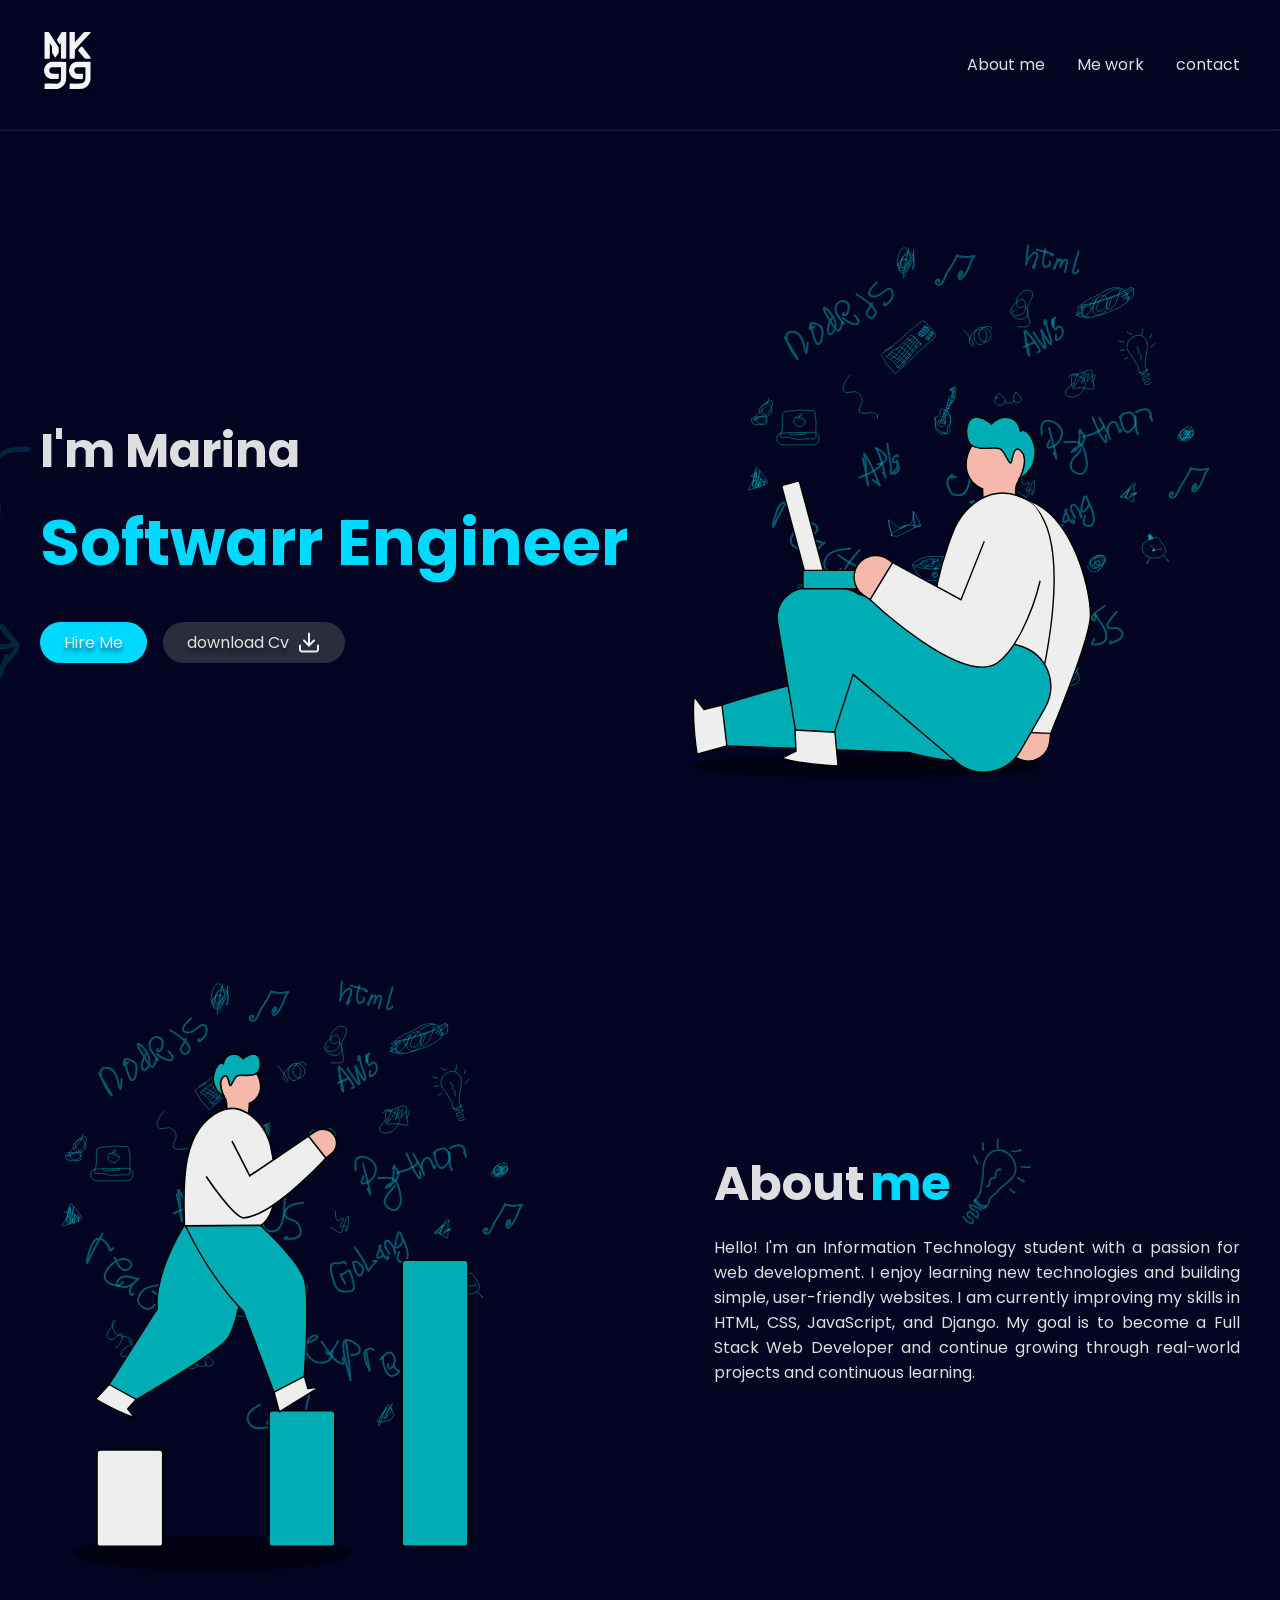
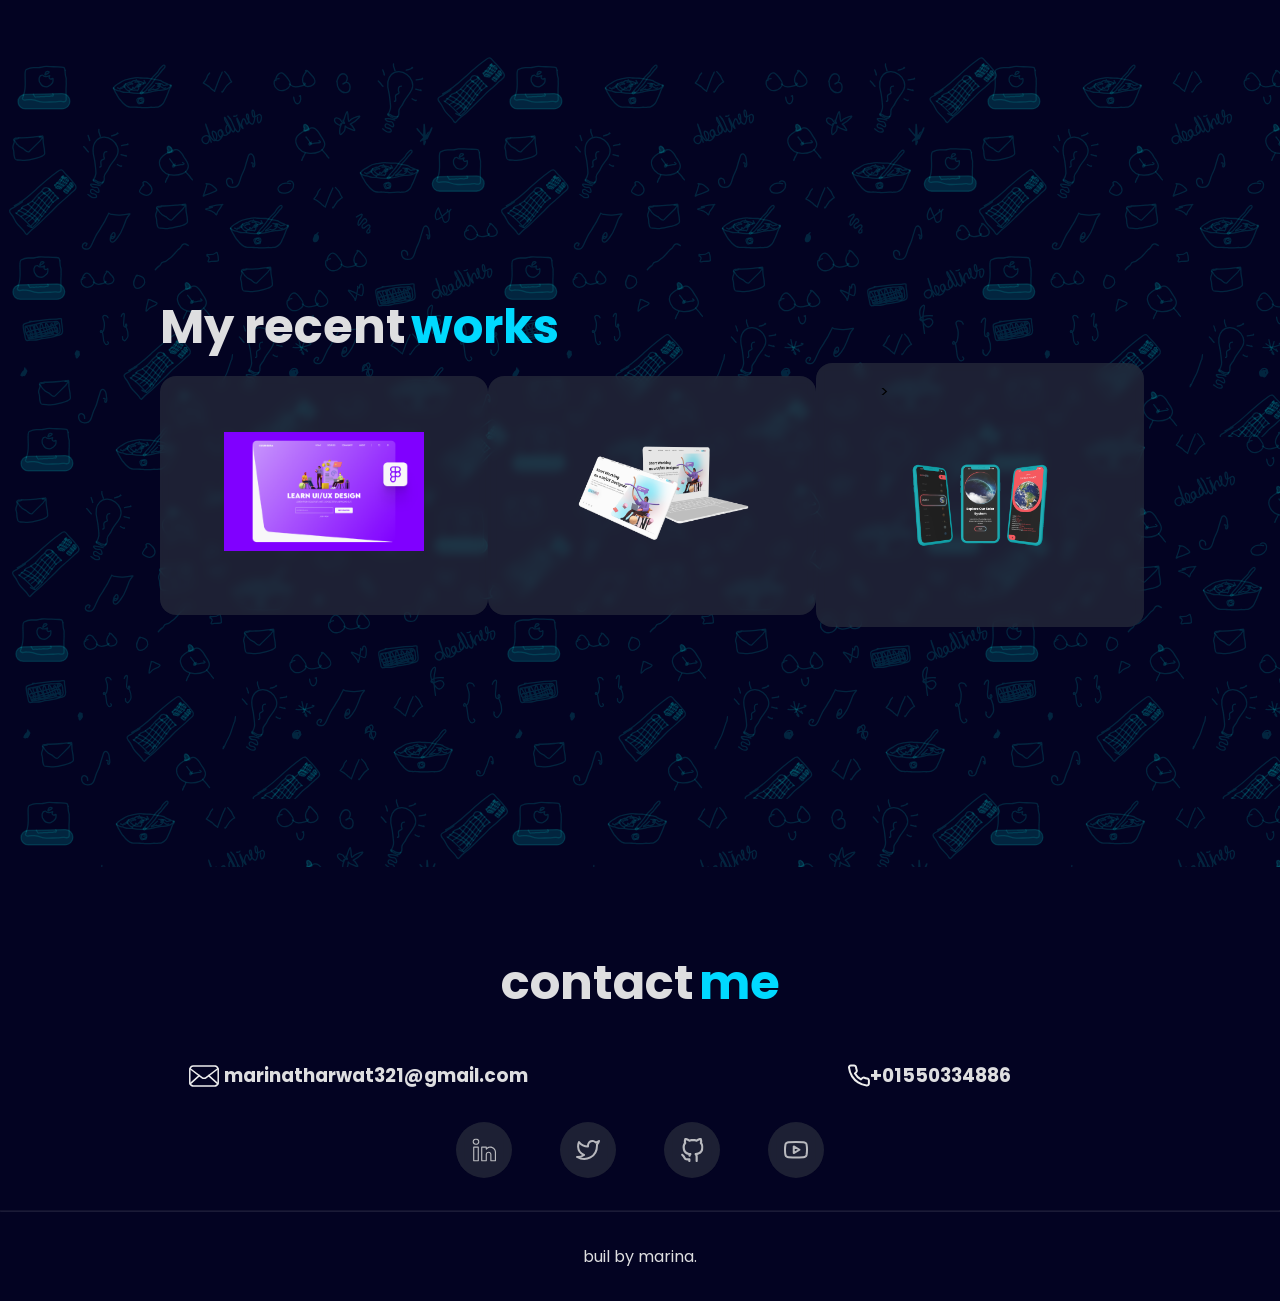
<file: index.html>
<!DOCTYPE html>
<html lang="en">
<head>
    <meta charset="UTF-8">
    <meta name="viewport" content="width=device-width, initial-scale=1.0">
    <link rel="stylesheet" href="style.css">
    <title>Document</title>
</head>
<body>
<header>

<img src="./assets/svg/logo.svg" alt="logo"/>

<nav class="navbar">
    <ul>
        <li><a href="#Aboutme">About me</a></li>
        <li><a href="#myworks">Me work</a></li>
        <li><a href="#contactme">contact</a></li>

    </ul>
</nav>
</header>
<hr/>

<section class="hero">
<img  class="arrow"  src="./assets/svg/arrow.svg" alt="arrow">

<div class="herosub">
            <h1 class="name">I'm Marina</h1>
            <h1 class="title">Softwarr Engineer</h1>
    <div class="herobtns">

        <a  class="hireme"   href="#contactme"> Hire Me</a>
        <a   class="cv"   href="./assets/Musaab kubbi CV.pdf" Download> download Cv
            <img src="../assets/svg/download.svg" alt="download">
        </a>
    </div>
 </div>
    <img  src="./assets/svg/Hero.svg" alt="hero image" class="heroimg">
</section>

<section class="Aboutme" id="Aboutme">
    <img src="./assets/svg/AboutMe.svg" alt="About" class="Aboutmeimg">
    <div class="textcon">
    <div class="textti">
        <h1 class="aboutname">About </h1>
        <h1 class="abouttitle">me </h1>
        <img src="./assets/svg/lightbulb.svg" alt="lightbulb" class="light">
    </div>
    <p class="aboutmepar">

Hello! I'm an Information Technology student with a passion 
for web development. I enjoy learning new technologies and building
simple, user-friendly websites. I am currently improving my skills in 
HTML, CSS, JavaScript, and Django. My goal is to become a Full Stack Web
Developer and continue growing through real-world projects and continuous learning.

    </p>
    </div>
</section>

<section class="works" id="myworks">
    <div class="workcon">
    <div class="worktitle" >
        <h1 class="my">My recent</h1>
        <h1 class="mywor">works</h1>
    </div>
<ul  >

    <!-- بيودي اللينك في صفحه جديده -->
<li><a  href="" target="_blank"><img   class="landingPage"   src="./assets/imgs/landingPage.png" alt="landingPage"></a></li>
<li><a href="" > <img   class="webApp"  src="./assets/imgs/webApp.png" alt="webApp"></a> </li>
<li>><a  href="" >  <img   class="app"   src="./assets/imgs/app.png" alt="App"></a></li>

</ul>
</div>
</section>

<section class="contactcon" id="contactme">
    <div  class="contactitle">

        <h1 class="aboutname">contact</h1>
        <h1 class="abouttitle">me</h1>
            </div>
<div class="contact">
        <div class="contactemal">
            <img src="./assets/svg/Email.svg">
          <a href=""><h3>marinatharwat321@gmail.com</h3></a>
</div>
<div class="phone">
    <img src="./assets/svg/phone.svg" alt="phone logo">
<h3>+01550334886</h3>
</div>
</div>
</div>

        
        <div class="sociolmedia">
            <a href="#"  target="_blank"><img src="./assets/svg/linkedin.svg"></a>
            <a href="#" target="_blank"><img src="./assets/svg/twitter.svg"></a>
            <a href="#" target="_blank"><img src="./assets/svg/github.svg"></a>
            <a href="#" target="_blank"><img src="./assets/svg/youtube.svg"></a>

        </div>
</section>

<hr>
<footer>
    <p>buil by marina.</p>
</footer>
</body>
</html>
</file>
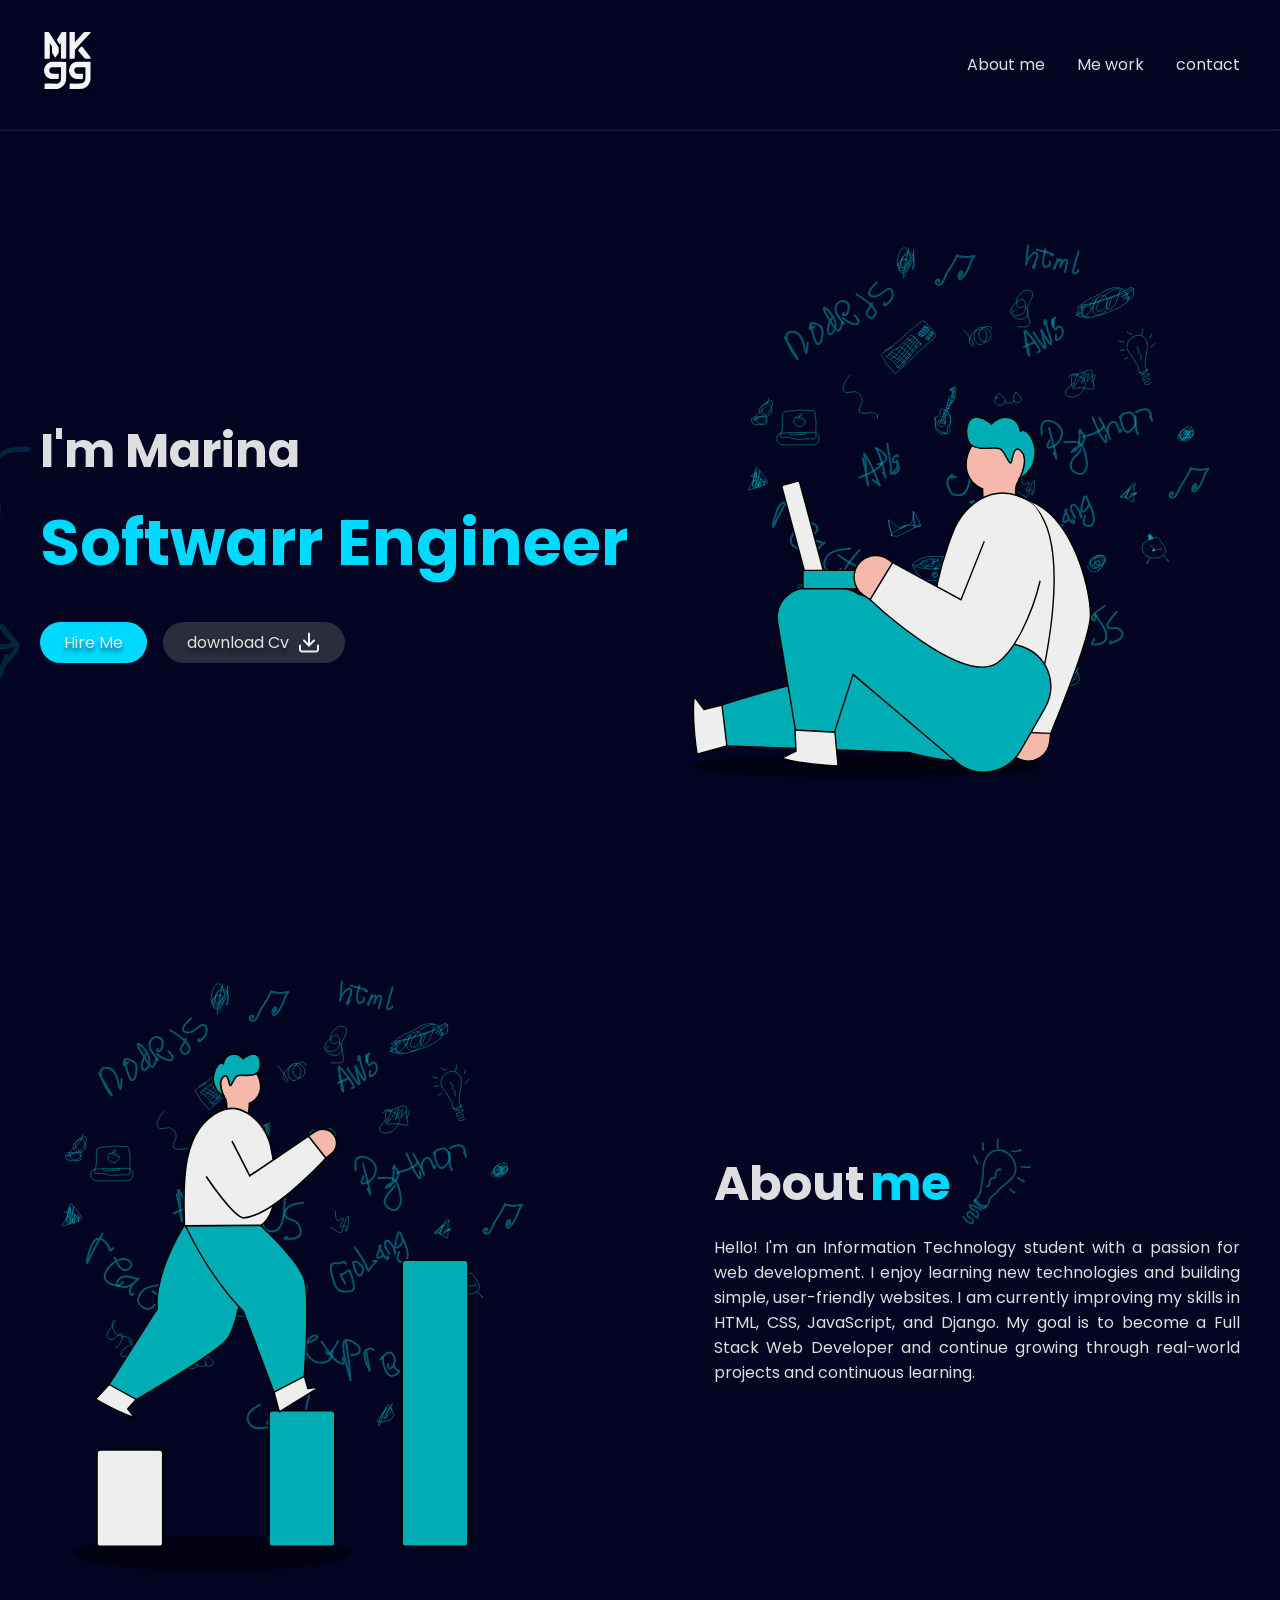
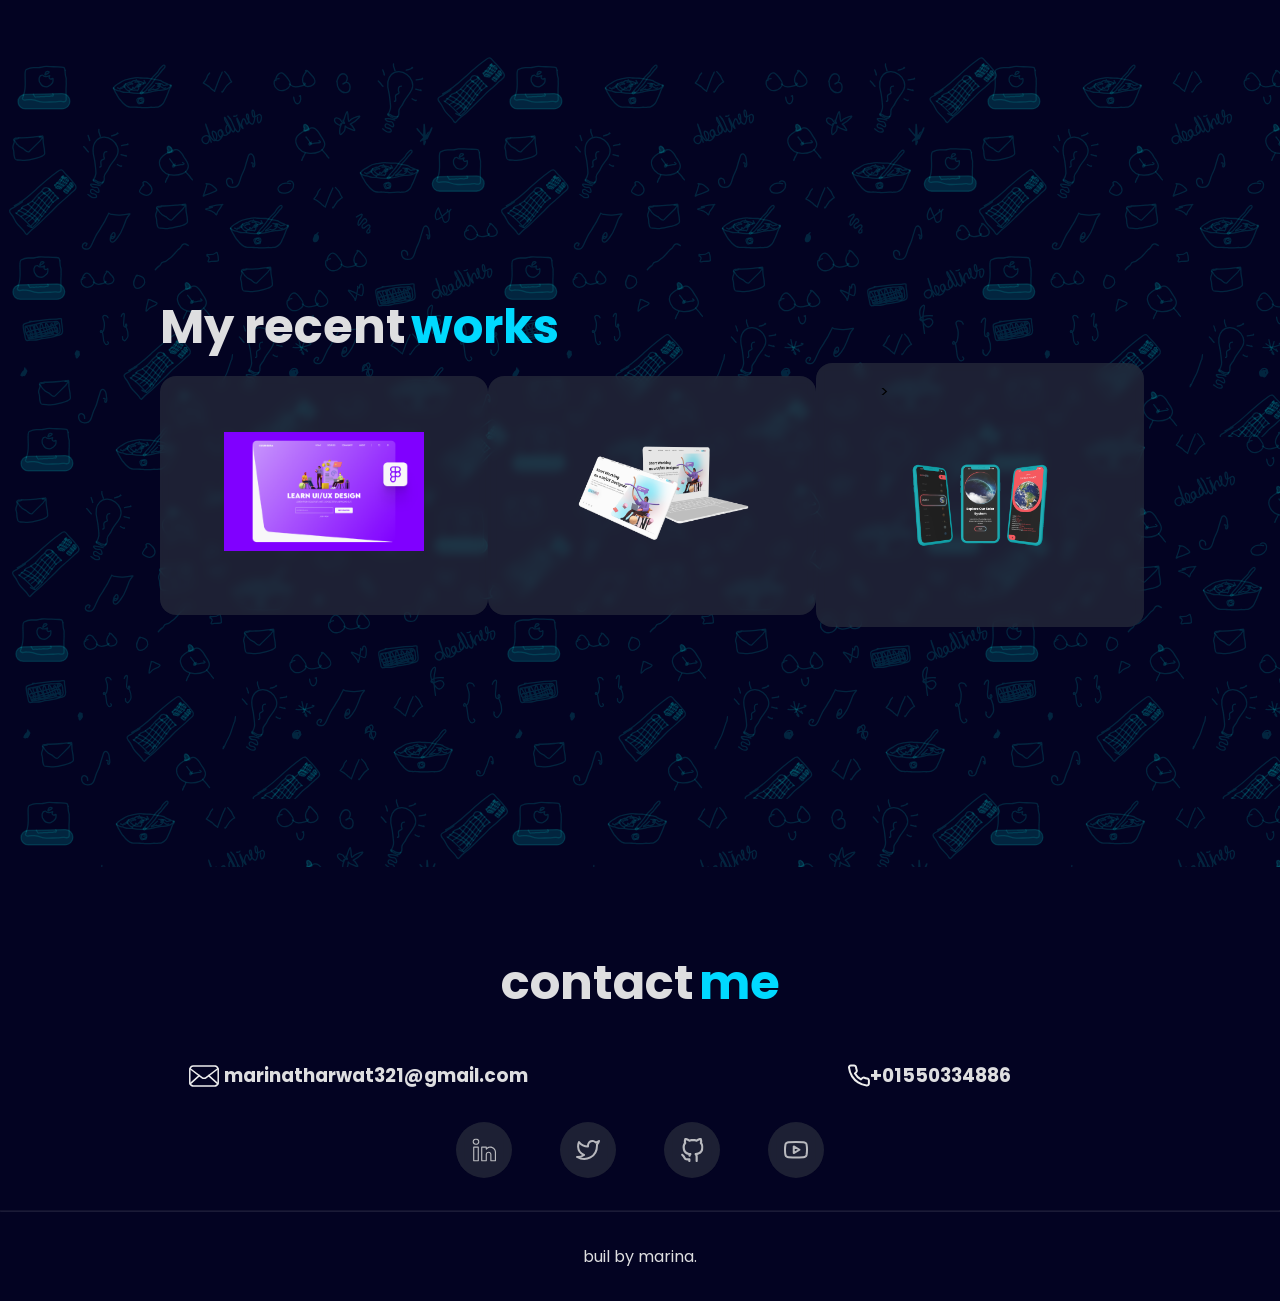
<file: week/index.html>
<!DOCTYPE html>
<html lang="en">
<head>
    <meta charset="UTF-8">
    <meta name="viewport" content="width=device-width, initial-scale=1.0">
    <link rel="stylesheet" href="style.css">
    <title>Document</title>
</head>
<body>
<header>

<img src="../assets/svg/logo.svg" alt="logo"/>

<nav class="navbar">
    <ul>
        <li><a href="#Aboutme">About me</a></li>
        <li><a href="#myworks">Me work</a></li>
        <li><a href="#contactme">contact</a></li>

    </ul>
</nav>
</header>
<hr/>

<section class="hero">
<img  class="arrow"  src="../assets/svg/arrow.svg" alt="arrow">

<div class="herosub">
            <h1 class="name">I'm Marina</h1>
            <h1 class="title">Softwarr Engineer</h1>
    <div class="herobtns">

        <a  class="hireme"   href="#contactme"> Hire Me</a>
        <a   class="cv"   href="../assets/Musaab kubbi CV.pdf" Download> download Cv
            <img src="../assets/svg/download.svg" alt="download">
        </a>
    </div>
 </div>
    <img  src="../assets/svg/Hero.svg" alt="hero image" class="heroimg">
</section>

<section class="Aboutme" id="Aboutme">
    <img src="../assets/svg/AboutMe.svg" alt="About" class="Aboutmeimg">
    <div class="textcon">
    <div class="textti">
        <h1 class="aboutname">About </h1>
        <h1 class="abouttitle">me </h1>
        <img src="../assets/svg/lightbulb.svg" alt="lightbulb" class="light">
    </div>
    <p class="aboutmepar">

Hello! I'm an Information Technology student with a passion 
for web development. I enjoy learning new technologies and building
simple, user-friendly websites. I am currently improving my skills in 
HTML, CSS, JavaScript, and Django. My goal is to become a Full Stack Web
Developer and continue growing through real-world projects and continuous learning.

    </p>
    </div>
</section>

<section class="works" id="myworks">
    <div class="workcon">
    <div class="worktitle" >
        <h1 class="my">My recent</h1>
        <h1 class="mywor">works</h1>
    </div>
<ul  >

    <!-- بيودي اللينك في صفحه جديده -->
<li><a  href="" target="_blank"><img   class="landingPage"   src="../assets/imgs/landingPage.png" alt="landingPage"></a></li>
<li><a href="" > <img   class="webApp"  src="../assets/imgs/webApp.png" alt="webApp"></a> </li>
<li>><a  href="" >  <img   class="app"   src="../assets/imgs/app.png" alt="App"></a></li>

</ul>
</div>
</section>

<section class="contactcon" id="contactme">
    <div  class="contactitle">

        <h1 class="aboutname">contact</h1>
        <h1 class="abouttitle">me</h1>
            </div>
<div class="contact">
        <div class="contactemal">
            <img src="../assets/svg/Email.svg">
          <a href=""><h3>marinatharwat321@gmail.com</h3></a>
</div>
<div class="phone">
    <img src="../assets/svg/phone.svg" alt="phone logo">
<h3>+01550334886</h3>
</div>
</div>
</div>

        
        <div class="sociolmedia">
            <a href="#"  target="_blank"><img src="../assets/svg/linkedin.svg"></a>
            <a href="#" target="_blank"><img src="../assets/svg/twitter.svg"></a>
            <a href="#" target="_blank"><img src="../assets/svg/github.svg"></a>
            <a href="#" target="_blank"><img src="../assets/svg/youtube.svg"></a>

        </div>
</section>

<hr>
<footer>
    <p>buil by marina.</p>
</footer>
</body>
</html>
</file>
<file: style.css>
@import url('https://fonts.googleapis.com/css2?family=Poppins:wght@400;700&display=swap');

*{
    padding: 0;
    margin: 0;
    scroll-behavior: smooth;
    box-sizing: border-box;
font-family: "poppins",serif;
}

body{
    background-color: rgb(3, 3, 34);
}

header{
    display: flex;
    justify-content: space-between;
    align-items: center;
    margin: 2rem auto;
    max-width: 1200px;
    padding: 0 0.srem;
}
.navbar ul{
    display: flex;
    list-style-type: none;
    gap: 2rem;
}
.navbar a{
    text-decoration: none;
    color: #eeee;
}
.navbar a:hover{
    color: aqua;
}
hr{
    opacity: 10%;
    color: antiquewhite;
}

.hero{
    display: flex;
    justify-content: space-between;
    align-items: center;
    margin: 5rem auto;
    max-width: 1200px;
}
.arrow{
    /* بيخلي يتناسب مع اقرب عنصر لي */
    position: absolute;
    transform: translateX(-5.5rem) translateY(1.5rem);
}
.herosub{
    display: flex;
    flex-direction:column;
    gap: 0.5rem;
}
.name{
    font-size: 3rem;
    color: #eeee;
}
.title{
    font-size: 4rem;
    color: #00d9ff;
}

.herobtns{
    display: flex;
    gap: 1rem;
    /* هيا المساحه برا العنصر */
    margin-top: 1.5rem;
}
.hireme{
    background-color: #00d9ff;
    color: #eeee;
    border-radius: 24px;
    text-decoration: none;
    /* هيا المساحه جوا العنصر */
    padding: 0.5rem 1.5rem;
    text-shadow: 0px 4px 4px rgba(0, 0, 0, 0.5);
}
.cv{
    background-color: rgba(57, 62, 70, 0.75);
    display: flex;
    text-decoration: none;
    color: #eeee;
    border-radius: 24px;
    padding: 0.5rem 1.5rem;
    text-shadow: 0px 4px 4px rgba(0, 0, 0, 0.5);
    align-items: center;
    gap: 0.5rem;
    backdrop-filter: blur(4px);

}
.Aboutme{
    display: flex;
    justify-content: space-between;
    align-items: center;
    gap: 10rem;
    margin: 5rem auto;
    max-width: 1200px;

}

.aboutname{
color: #eeee;
}
.textcon{
    display: flex;
    /*   بتخلي كله جمب بعض  بالتساوي*/
    flex-direction: column;

}
.textti{
display: flex;
align-items: center;
gap: 5px;
font-size: 2rem;
}
.abouttitle{
    color: #00d9ff;
}
.aboutmepar{
    color: #eeee;
    text-align: justify;
}

/* بنحدد في السيكشن كله مقاس الصفحه */
.works{
background-image: url(../assets/svg/background.svg);
padding: 10rem 10rem;
margin: 5rem 0rem;


}
.workcon{
flex-direction: column;
display: flex;
max-width: 1200px;
align-items: left;
justify-content: space-around;
margin: 5rem auto;
}
.worktitle{
    display: flex;
    justify-content: left;
    align-items: center;
    gap: 5px;
    font-size: 2rem;
}
.works ul{
/* 
بتخلي العناصر تنزل تحت بعض لو كتير بالتنسيق
flex-wrap: wrap;

gap: 15px; */
display: flex;
list-style-type: none;
align-items: center;
justify-content: space-between;
}
.mywor{
    color: #00d9ff;
}
.my{
    color: #eeee;
}

.works li{
    border-radius: 16px;
    background-color: rgba(57, 62, 70, 0.5);
    backdrop-filter: blur(4px);
    padding: 1rem 4rem;
}

.works li img{
    width: 200px;
    height: 200px;
    object-fit: contain;
    /* بتخلي الصوره تكبر لما ادوس عليها */
    transition: transform 0.2s;
}

.works li :hover{
    transform: scale(1.5);
}

.contactcon{
    display: flex;
    justify-content: space-between;
    align-items: center;
    gap: 2rem;
    margin: 2rem auto;
    max-width: 1200px;
    flex-direction: column;
}
.contactitle{
    display: flex;
    align-items: center;
    justify-content: center;
    gap: 5px;
    margin-bottom: 10px;
    font-size: 2rem;
}
.contact{
    display: flex;
    align-items: center;
    justify-content: center;
    margin-right: 5rem;
    gap: 20rem;
}
.phone{
    display: flex;
}
.contact h3, .contact a{
    color: #eeee;
    text-decoration: none;


}
.contactemal{
    display: flex;
    align-items: center;
    justify-content: center;
    gap: 5px;

}
.sociolmedia{
display: flex;
 align-items: center;
justify-content: center; 
gap: 3rem;

}
.sociolmedia a{
    display: flex;
    justify-content: center;
    background-color: rgba(57, 62, 70, 0.5);
    backdrop-filter: blur(4px); 
    padding: 1rem;
    border-radius: 50px;
    align-items: center;
}
.sociolmedia img{
    width: 24px;
    height: 24px;
}
footer{
    color: #eeee;
    padding: 2rem;
    text-align: center;
}

@media (max-width: 768px) {

    header {
        margin: 1.5rem;
        flex-direction: column;
        gap: 1rem;
    }

    .navbar ul {
        gap: 1rem;
        flex-wrap: wrap;
        justify-content: center;
    }

    .hero {
        flex-direction: column;
        text-align: center;
        margin: 3rem 1.5rem;
        gap: 2rem;
    }

    .name {
        font-size: 2rem;
    }

    .title {
        font-size: 2.5rem;
    }

    .herobtns {
        justify-content: center;
        flex-wrap: wrap;
    }

    .Aboutme {
        flex-direction: column;
        gap: 2rem;
        margin: 3rem 1.5rem;
    }

    .textti {
        font-size: 1.5rem;
    }

    .aboutmepar {
        text-align: center;
    }

    .works {
        padding: 5rem 1.5rem;
    }

    .workcon {
        margin: 2rem auto;
    }

    .works ul {
        flex-direction: column;
        gap: 1.5rem;
    }

    .works li {
        width: 100%;
        padding: 1rem;
        text-align: center;
    }

    .works li img {
        width: 150px;
        height: 150px;
    }

    .contactcon {
        margin: 2rem 1.5rem;
    }

    .contact {
        flex-direction: column;
        gap: 1rem;
        margin-right: 0;
    }

    .sociolmedia {
        gap: 1rem;
        flex-wrap: wrap;
    }
}
</file>
<file: week/style.css>
@import url('https://fonts.googleapis.com/css2?family=Poppins:wght@400;700&display=swap');

*{
    padding: 0;
    margin: 0;
    scroll-behavior: smooth;
    box-sizing: border-box;
font-family: "poppins",serif;
}

body{
    background-color: rgb(3, 3, 34);
}

header{
    display: flex;
    justify-content: space-between;
    align-items: center;
    margin: 2rem auto;
    max-width: 1200px;
    padding: 0 0.srem;
}
.navbar ul{
    display: flex;
    list-style-type: none;
    gap: 2rem;
}
.navbar a{
    text-decoration: none;
    color: #eeee;
}
.navbar a:hover{
    color: aqua;
}
hr{
    opacity: 10%;
    color: antiquewhite;
}

.hero{
    display: flex;
    justify-content: space-between;
    align-items: center;
    margin: 5rem auto;
    max-width: 1200px;
}
.arrow{
    /* بيخلي يتناسب مع اقرب عنصر لي */
    position: absolute;
    transform: translateX(-5.5rem) translateY(1.5rem);
}
.herosub{
    display: flex;
    flex-direction:column;
    gap: 0.5rem;
}
.name{
    font-size: 3rem;
    color: #eeee;
}
.title{
    font-size: 4rem;
    color: #00d9ff;
}

.herobtns{
    display: flex;
    gap: 1rem;
    /* هيا المساحه برا العنصر */
    margin-top: 1.5rem;
}
.hireme{
    background-color: #00d9ff;
    color: #eeee;
    border-radius: 24px;
    text-decoration: none;
    /* هيا المساحه جوا العنصر */
    padding: 0.5rem 1.5rem;
    text-shadow: 0px 4px 4px rgba(0, 0, 0, 0.5);
}
.cv{
    background-color: rgba(57, 62, 70, 0.75);
    display: flex;
    text-decoration: none;
    color: #eeee;
    border-radius: 24px;
    padding: 0.5rem 1.5rem;
    text-shadow: 0px 4px 4px rgba(0, 0, 0, 0.5);
    align-items: center;
    gap: 0.5rem;
    backdrop-filter: blur(4px);

}
.Aboutme{
    display: flex;
    justify-content: space-between;
    align-items: center;
    gap: 10rem;
    margin: 5rem auto;
    max-width: 1200px;

}

.aboutname{
color: #eeee;
}
.textcon{
    display: flex;
    /*   بتخلي كله جمب بعض  بالتساوي*/
    flex-direction: column;

}
.textti{
display: flex;
align-items: center;
gap: 5px;
font-size: 2rem;
}
.abouttitle{
    color: #00d9ff;
}
.aboutmepar{
    color: #eeee;
    text-align: justify;
}

/* بنحدد في السيكشن كله مقاس الصفحه */
.works{
background-image: url(../assets/svg/background.svg);
padding: 10rem 10rem;
margin: 5rem 0rem;


}
.workcon{
flex-direction: column;
display: flex;
max-width: 1200px;
align-items: left;
justify-content: space-around;
margin: 5rem auto;
}
.worktitle{
    display: flex;
    justify-content: left;
    align-items: center;
    gap: 5px;
    font-size: 2rem;
}
.works ul{
/* 
بتخلي العناصر تنزل تحت بعض لو كتير بالتنسيق
flex-wrap: wrap;

gap: 15px; */
display: flex;
list-style-type: none;
align-items: center;
justify-content: space-between;
}
.mywor{
    color: #00d9ff;
}
.my{
    color: #eeee;
}

.works li{
    border-radius: 16px;
    background-color: rgba(57, 62, 70, 0.5);
    backdrop-filter: blur(4px);
    padding: 1rem 4rem;
}

.works li img{
    width: 200px;
    height: 200px;
    object-fit: contain;
    /* بتخلي الصوره تكبر لما ادوس عليها */
    transition: transform 0.2s;
}

.works li :hover{
    transform: scale(1.5);
}

.contactcon{
    display: flex;
    justify-content: space-between;
    align-items: center;
    gap: 2rem;
    margin: 2rem auto;
    max-width: 1200px;
    flex-direction: column;
}
.contactitle{
    display: flex;
    align-items: center;
    justify-content: center;
    gap: 5px;
    margin-bottom: 10px;
    font-size: 2rem;
}
.contact{
    display: flex;
    align-items: center;
    justify-content: center;
    margin-right: 5rem;
    gap: 20rem;
}
.phone{
    display: flex;
}
.contact h3, .contact a{
    color: #eeee;
    text-decoration: none;


}
.contactemal{
    display: flex;
    align-items: center;
    justify-content: center;
    gap: 5px;

}
.sociolmedia{
display: flex;
 align-items: center;
justify-content: center; 
gap: 3rem;

}
.sociolmedia a{
    display: flex;
    justify-content: center;
    background-color: rgba(57, 62, 70, 0.5);
    backdrop-filter: blur(4px); 
    padding: 1rem;
    border-radius: 50px;
    align-items: center;
}
.sociolmedia img{
    width: 24px;
    height: 24px;
}
footer{
    color: #eeee;
    padding: 2rem;
    text-align: center;
}

@media (max-width: 768px) {

    header {
        margin: 1.5rem;
        flex-direction: column;
        gap: 1rem;
    }

    .navbar ul {
        gap: 1rem;
        flex-wrap: wrap;
        justify-content: center;
    }

    .hero {
        flex-direction: column;
        text-align: center;
        margin: 3rem 1.5rem;
        gap: 2rem;
    }

    .name {
        font-size: 2rem;
    }

    .title {
        font-size: 2.5rem;
    }

    .herobtns {
        justify-content: center;
        flex-wrap: wrap;
    }

    .Aboutme {
        flex-direction: column;
        gap: 2rem;
        margin: 3rem 1.5rem;
    }

    .textti {
        font-size: 1.5rem;
    }

    .aboutmepar {
        text-align: center;
    }

    .works {
        padding: 5rem 1.5rem;
    }

    .workcon {
        margin: 2rem auto;
    }

    .works ul {
        flex-direction: column;
        gap: 1.5rem;
    }

    .works li {
        width: 100%;
        padding: 1rem;
        text-align: center;
    }

    .works li img {
        width: 150px;
        height: 150px;
    }

    .contactcon {
        margin: 2rem 1.5rem;
    }

    .contact {
        flex-direction: column;
        gap: 1rem;
        margin-right: 0;
    }

    .sociolmedia {
        gap: 1rem;
        flex-wrap: wrap;
    }
}
</file>
